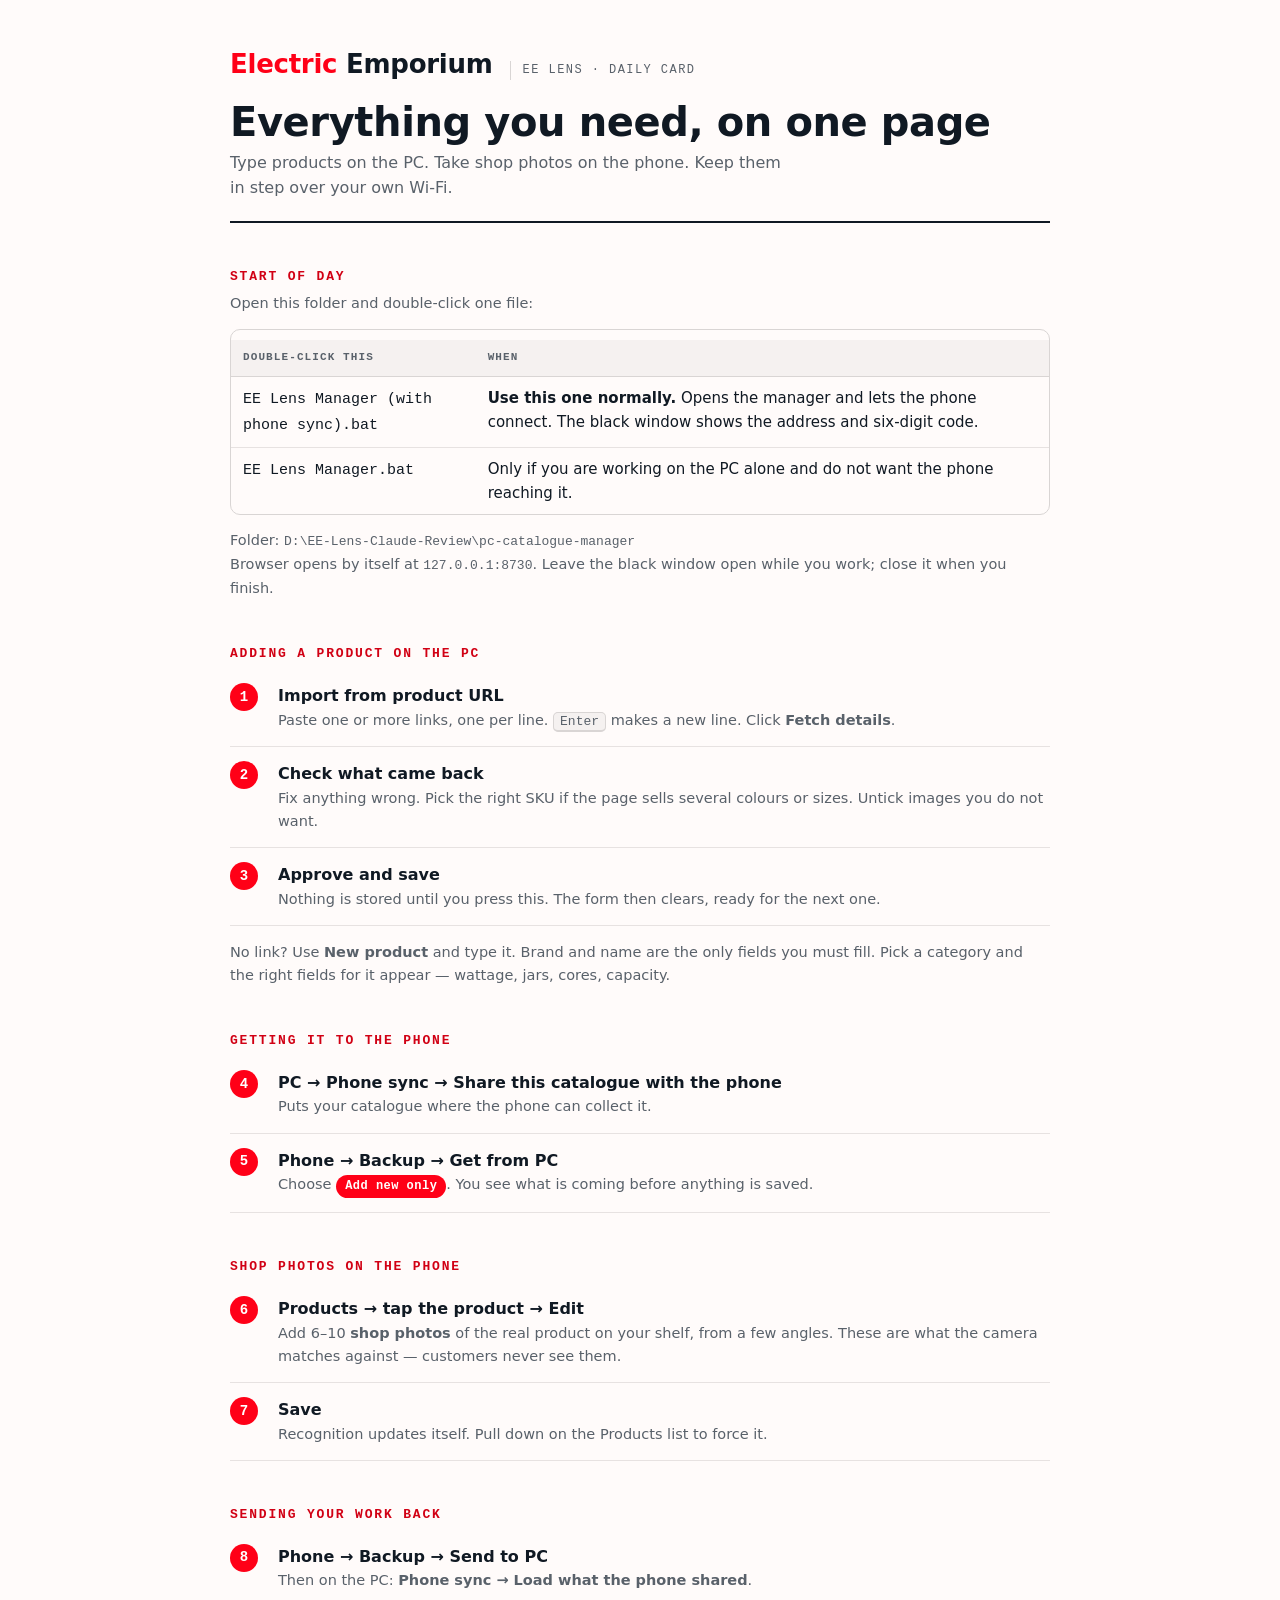
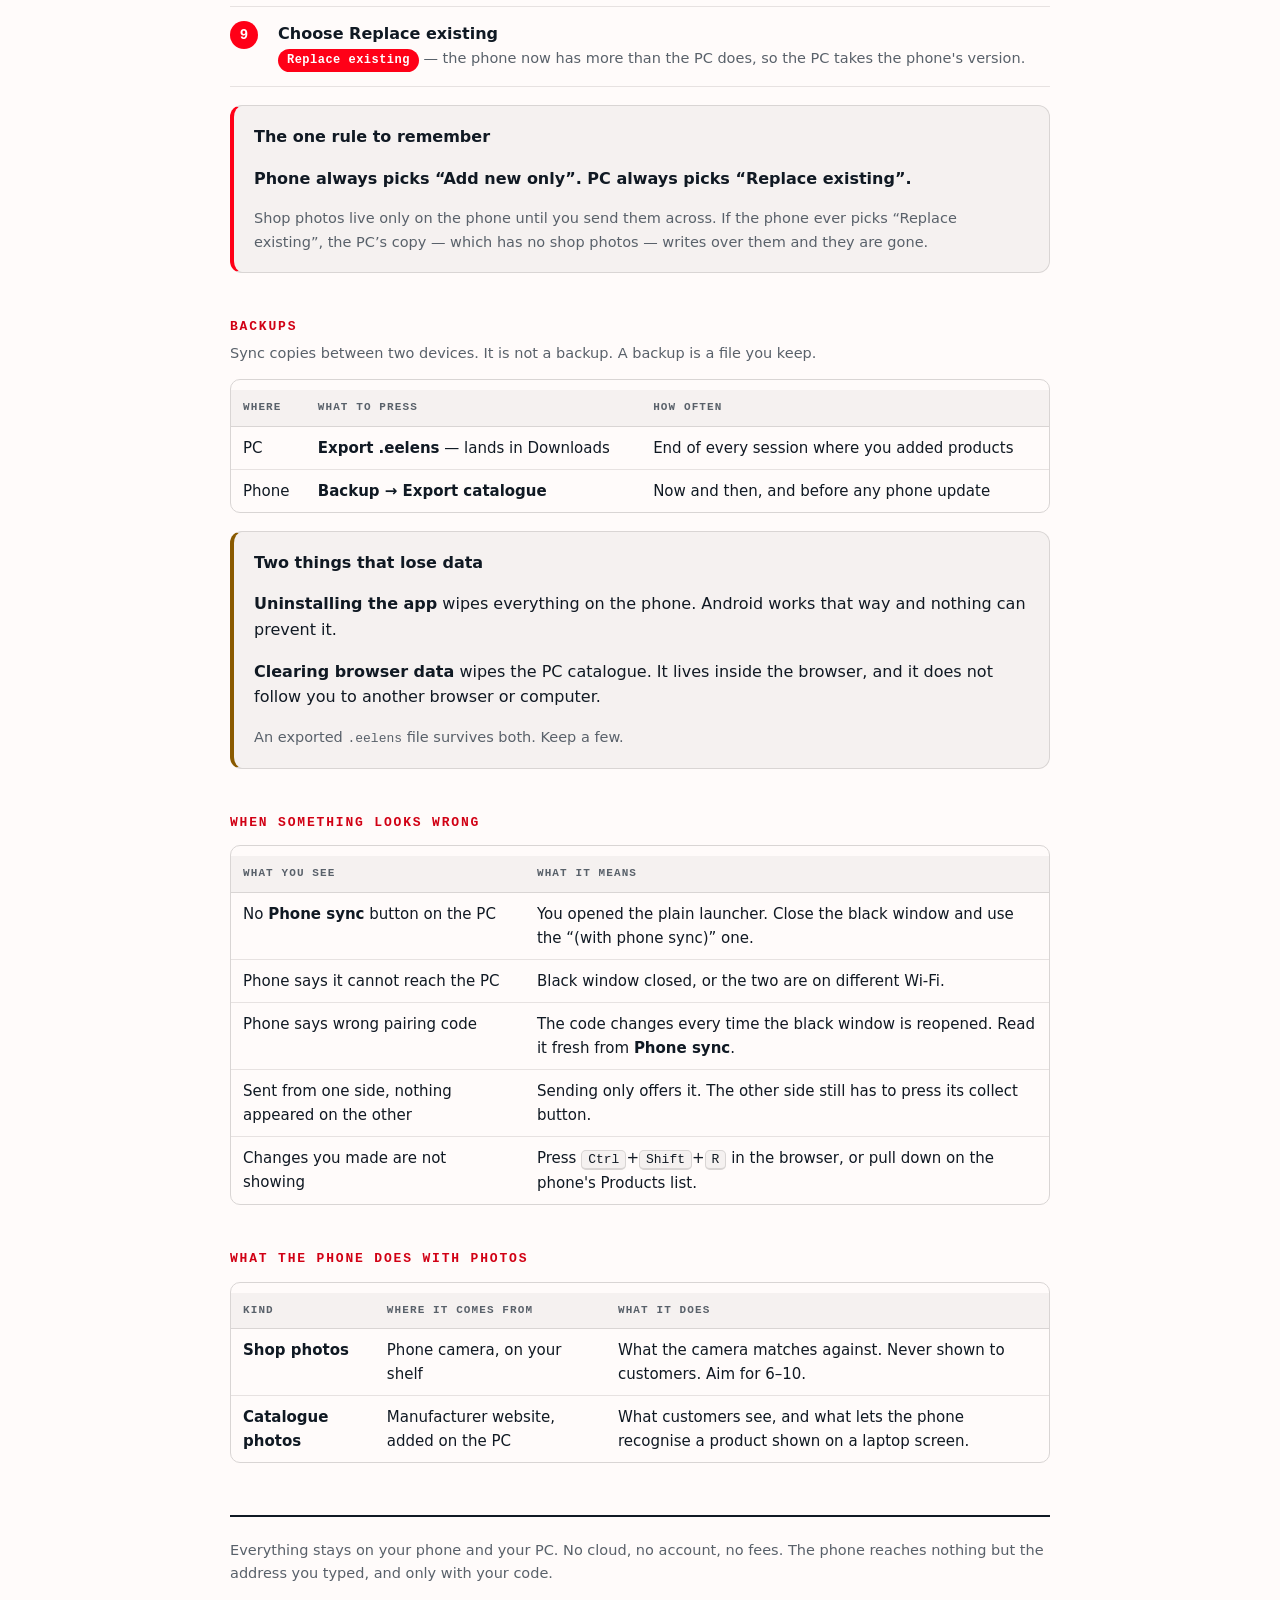
<file: pc-catalogue-manager/EE Lens - Daily Card.html>
<!DOCTYPE html>
<html lang="en">
<head>
<meta charset="utf-8" />
<meta name="viewport" content="width=device-width, initial-scale=1" />
<title>EE Lens — Daily Card</title>
</head>
<body>
<style>
  :root {
    --paper:#FFFBFA; --raised:#F5F1F0; --sunk:#EDE8E7;
    --ink:#101923; --muted:#59616A; --faint:#8B9298;
    --rule:#D9D5D4; --soft:#E7E2E1;
    --red:#FF0017; --red-ink:#D10014; --warn:#8A5A00;
    --sans:"Segoe UI",system-ui,-apple-system,Arial,sans-serif;
    --mono:ui-monospace,"Cascadia Mono",Consolas,monospace;
  }
  @media (prefers-color-scheme: dark) {
    :root:not([data-theme="light"]) {
      --paper:#0C141C; --raised:#131E28; --sunk:#18242F;
      --ink:#EDE9E8; --muted:#9AA3AC; --faint:#6C767F;
      --rule:#26313C; --soft:#1D2832;
      --red:#FF4152; --red-ink:#FF6B78; --warn:#E0A32F;
    }
  }
  :root[data-theme="dark"] {
    --paper:#0C141C; --raised:#131E28; --sunk:#18242F;
    --ink:#EDE9E8; --muted:#9AA3AC; --faint:#6C767F;
    --rule:#26313C; --soft:#1D2832;
    --red:#FF4152; --red-ink:#FF6B78; --warn:#E0A32F;
  }

  *{box-sizing:border-box}
  body{
    margin:0;padding:0 22px 72px;background:var(--paper);color:var(--ink);
    font-family:var(--sans);font-size:16px;line-height:1.6;-webkit-font-smoothing:antialiased;
  }
  .wrap{max-width:820px;margin:0 auto}

  header{padding:44px 0 20px;border-bottom:2px solid var(--ink)}
  .brand{display:flex;align-items:baseline;gap:7px;flex-wrap:wrap}
  .brand b{font-size:26px;font-weight:800;letter-spacing:-.01em}
  .brand .r{color:var(--red)}
  .brand .sub{
    margin-left:10px;padding-left:12px;border-left:1px solid var(--rule);
    font-family:var(--mono);font-size:12px;letter-spacing:.12em;text-transform:uppercase;color:var(--muted);
  }
  h1{margin:14px 0 6px;font-size:clamp(28px,5vw,40px);line-height:1.1;letter-spacing:-.01em;text-wrap:balance}
  .lede{margin:0;color:var(--muted);max-width:56ch}

  h2{
    margin:44px 0 4px;font-size:13px;font-family:var(--mono);letter-spacing:.14em;
    text-transform:uppercase;color:var(--red-ink);
  }
  h2 + p{margin-top:0;color:var(--muted);font-size:14.5px}

  .step{display:grid;grid-template-columns:34px 1fr;gap:14px;padding:14px 0;border-bottom:1px solid var(--soft)}
  .step:last-child{border-bottom:none}
  .step .n{
    width:28px;height:28px;border-radius:50%;background:var(--red);color:#fff;
    display:grid;place-items:center;font-weight:700;font-size:14px;font-family:var(--mono);
  }
  .step .t{font-weight:600}
  .step .d{color:var(--muted);font-size:14.5px}
  kbd{
    font-family:var(--mono);font-size:13px;background:var(--raised);
    border:1px solid var(--rule);border-bottom-width:2px;border-radius:5px;padding:1px 6px;white-space:nowrap;
  }

  .card{background:var(--raised);border:1px solid var(--rule);border-radius:12px;padding:18px 20px;margin:18px 0}
  .card.rule{border-left:4px solid var(--red)}
  .card.warn{border-left:4px solid var(--warn)}
  .card h3{margin:0 0 6px;font-size:16px}
  .card p:last-child{margin-bottom:0}

  .file{
    display:flex;gap:12px;align-items:baseline;padding:11px 0;border-bottom:1px solid var(--soft);
  }
  .file:last-child{border-bottom:none}
  .file code{
    font-family:var(--mono);font-size:13.5px;background:var(--sunk);border:1px solid var(--rule);
    border-radius:5px;padding:2px 7px;white-space:nowrap;flex:none;
  }
  .file span{color:var(--muted);font-size:14.5px}

  table{border-collapse:collapse;width:100%;font-size:15px;margin:10px 0 0}
  th,td{text-align:left;padding:9px 12px;border-bottom:1px solid var(--soft);vertical-align:top}
  thead th{
    font-family:var(--mono);font-size:11px;letter-spacing:.1em;text-transform:uppercase;
    color:var(--muted);background:var(--raised);border-bottom:1px solid var(--rule)
  }
  tbody tr:last-child td{border-bottom:none}
  .scroll{overflow-x:auto;border:1px solid var(--rule);border-radius:10px;margin-top:12px}

  .pill{
    display:inline-block;font-family:var(--mono);font-size:12px;padding:2px 9px;border-radius:20px;
    background:var(--red);color:#fff;font-weight:700;letter-spacing:.04em;
  }
  .pill.grey{background:var(--sunk);color:var(--muted);border:1px solid var(--rule)}

  footer{margin-top:52px;padding-top:22px;border-top:2px solid var(--ink);color:var(--muted);font-size:14.5px}
</style>

<div class="wrap">

<header>
  <div class="brand">
    <b><span class="r">Electric</span> Emporium</b>
    <span class="sub">EE Lens · daily card</span>
  </div>
  <h1>Everything you need, on one page</h1>
  <p class="lede">Type products on the PC. Take shop photos on the phone. Keep them in step over your own Wi-Fi.</p>
</header>

<h2>Start of day</h2>
<p>Open this folder and double-click one file:</p>
<div class="scroll">
<table>
  <thead><tr><th>Double-click this</th><th>When</th></tr></thead>
  <tbody>
    <tr>
      <td><code>EE Lens Manager (with phone sync).bat</code></td>
      <td><b>Use this one normally.</b> Opens the manager and lets the phone connect. The black window shows the address and six-digit code.</td>
    </tr>
    <tr>
      <td><code>EE Lens Manager.bat</code></td>
      <td>Only if you are working on the PC alone and do not want the phone reaching it.</td>
    </tr>
  </tbody>
</table>
</div>
<p style="color:var(--muted);font-size:14.5px">
  Folder: <code style="font-family:var(--mono);font-size:13px">D:\EE-Lens-Claude-Review\pc-catalogue-manager</code><br>
  Browser opens by itself at <code style="font-family:var(--mono);font-size:13px">127.0.0.1:8730</code>. Leave the black window open while you work; close it when you finish.
</p>

<h2>Adding a product on the PC</h2>

<div class="step"><div class="n">1</div><div>
  <div class="t">Import from product URL</div>
  <div class="d">Paste one or more links, one per line. <kbd>Enter</kbd> makes a new line. Click <b>Fetch details</b>.</div>
</div></div>

<div class="step"><div class="n">2</div><div>
  <div class="t">Check what came back</div>
  <div class="d">Fix anything wrong. Pick the right SKU if the page sells several colours or sizes. Untick images you do not want.</div>
</div></div>

<div class="step"><div class="n">3</div><div>
  <div class="t">Approve and save</div>
  <div class="d">Nothing is stored until you press this. The form then clears, ready for the next one.</div>
</div></div>

<p style="color:var(--muted);font-size:14.5px">
  No link? Use <b>New product</b> and type it. Brand and name are the only fields you must fill.
  Pick a category and the right fields for it appear — wattage, jars, cores, capacity.
</p>

<h2>Getting it to the phone</h2>

<div class="step"><div class="n">4</div><div>
  <div class="t">PC → Phone sync → Share this catalogue with the phone</div>
  <div class="d">Puts your catalogue where the phone can collect it.</div>
</div></div>

<div class="step"><div class="n">5</div><div>
  <div class="t">Phone → Backup → Get from PC</div>
  <div class="d">Choose <span class="pill">Add new only</span>. You see what is coming before anything is saved.</div>
</div></div>

<h2>Shop photos on the phone</h2>

<div class="step"><div class="n">6</div><div>
  <div class="t">Products → tap the product → Edit</div>
  <div class="d">Add 6–10 <b>shop photos</b> of the real product on your shelf, from a few angles. These are what the camera matches against — customers never see them.</div>
</div></div>

<div class="step"><div class="n">7</div><div>
  <div class="t">Save</div>
  <div class="d">Recognition updates itself. Pull down on the Products list to force it.</div>
</div></div>

<h2>Sending your work back</h2>

<div class="step"><div class="n">8</div><div>
  <div class="t">Phone → Backup → Send to PC</div>
  <div class="d">Then on the PC: <b>Phone sync → Load what the phone shared</b>.</div>
</div></div>

<div class="step"><div class="n">9</div><div>
  <div class="t">Choose Replace existing</div>
  <div class="d"><span class="pill">Replace existing</span> — the phone now has more than the PC does, so the PC takes the phone's version.</div>
</div></div>

<div class="card rule">
  <h3>The one rule to remember</h3>
  <p>
    <b>Phone always picks “Add new only”. PC always picks “Replace existing”.</b>
  </p>
  <p style="color:var(--muted);font-size:14.5px;margin-top:8px">
    Shop photos live only on the phone until you send them across. If the phone ever picks
    “Replace existing”, the PC’s copy — which has no shop photos — writes over them and they are gone.
  </p>
</div>

<h2>Backups</h2>
<p>Sync copies between two devices. It is not a backup. A backup is a file you keep.</p>

<div class="scroll">
<table>
  <thead><tr><th>Where</th><th>What to press</th><th>How often</th></tr></thead>
  <tbody>
    <tr><td>PC</td><td><b>Export .eelens</b> — lands in Downloads</td><td>End of every session where you added products</td></tr>
    <tr><td>Phone</td><td><b>Backup → Export catalogue</b></td><td>Now and then, and before any phone update</td></tr>
  </tbody>
</table>
</div>

<div class="card warn">
  <h3>Two things that lose data</h3>
  <p style="margin-bottom:6px">
    <b>Uninstalling the app</b> wipes everything on the phone. Android works that way and nothing can prevent it.
  </p>
  <p>
    <b>Clearing browser data</b> wipes the PC catalogue. It lives inside the browser, and it does not follow you to another browser or computer.
  </p>
  <p style="margin-top:8px;color:var(--muted);font-size:14.5px">
    An exported <code style="font-family:var(--mono);font-size:13px">.eelens</code> file survives both. Keep a few.
  </p>
</div>

<h2>When something looks wrong</h2>

<div class="scroll">
<table>
  <thead><tr><th>What you see</th><th>What it means</th></tr></thead>
  <tbody>
    <tr><td>No <b>Phone sync</b> button on the PC</td><td>You opened the plain launcher. Close the black window and use the “(with phone sync)” one.</td></tr>
    <tr><td>Phone says it cannot reach the PC</td><td>Black window closed, or the two are on different Wi-Fi.</td></tr>
    <tr><td>Phone says wrong pairing code</td><td>The code changes every time the black window is reopened. Read it fresh from <b>Phone sync</b>.</td></tr>
    <tr><td>Sent from one side, nothing appeared on the other</td><td>Sending only offers it. The other side still has to press its collect button.</td></tr>
    <tr><td>Changes you made are not showing</td><td>Press <kbd>Ctrl</kbd>+<kbd>Shift</kbd>+<kbd>R</kbd> in the browser, or pull down on the phone's Products list.</td></tr>
  </tbody>
</table>
</div>

<h2>What the phone does with photos</h2>
<div class="scroll">
<table>
  <thead><tr><th>Kind</th><th>Where it comes from</th><th>What it does</th></tr></thead>
  <tbody>
    <tr><td><b>Shop photos</b></td><td>Phone camera, on your shelf</td><td>What the camera matches against. Never shown to customers. Aim for 6–10.</td></tr>
    <tr><td><b>Catalogue photos</b></td><td>Manufacturer website, added on the PC</td><td>What customers see, and what lets the phone recognise a product shown on a laptop screen.</td></tr>
  </tbody>
</table>
</div>

<footer>
  <p style="margin:0">
    Everything stays on your phone and your PC. No cloud, no account, no fees.
    The phone reaches nothing but the address you typed, and only with your code.
  </p>
</footer>

</div>

</body>
</html>
</file>
